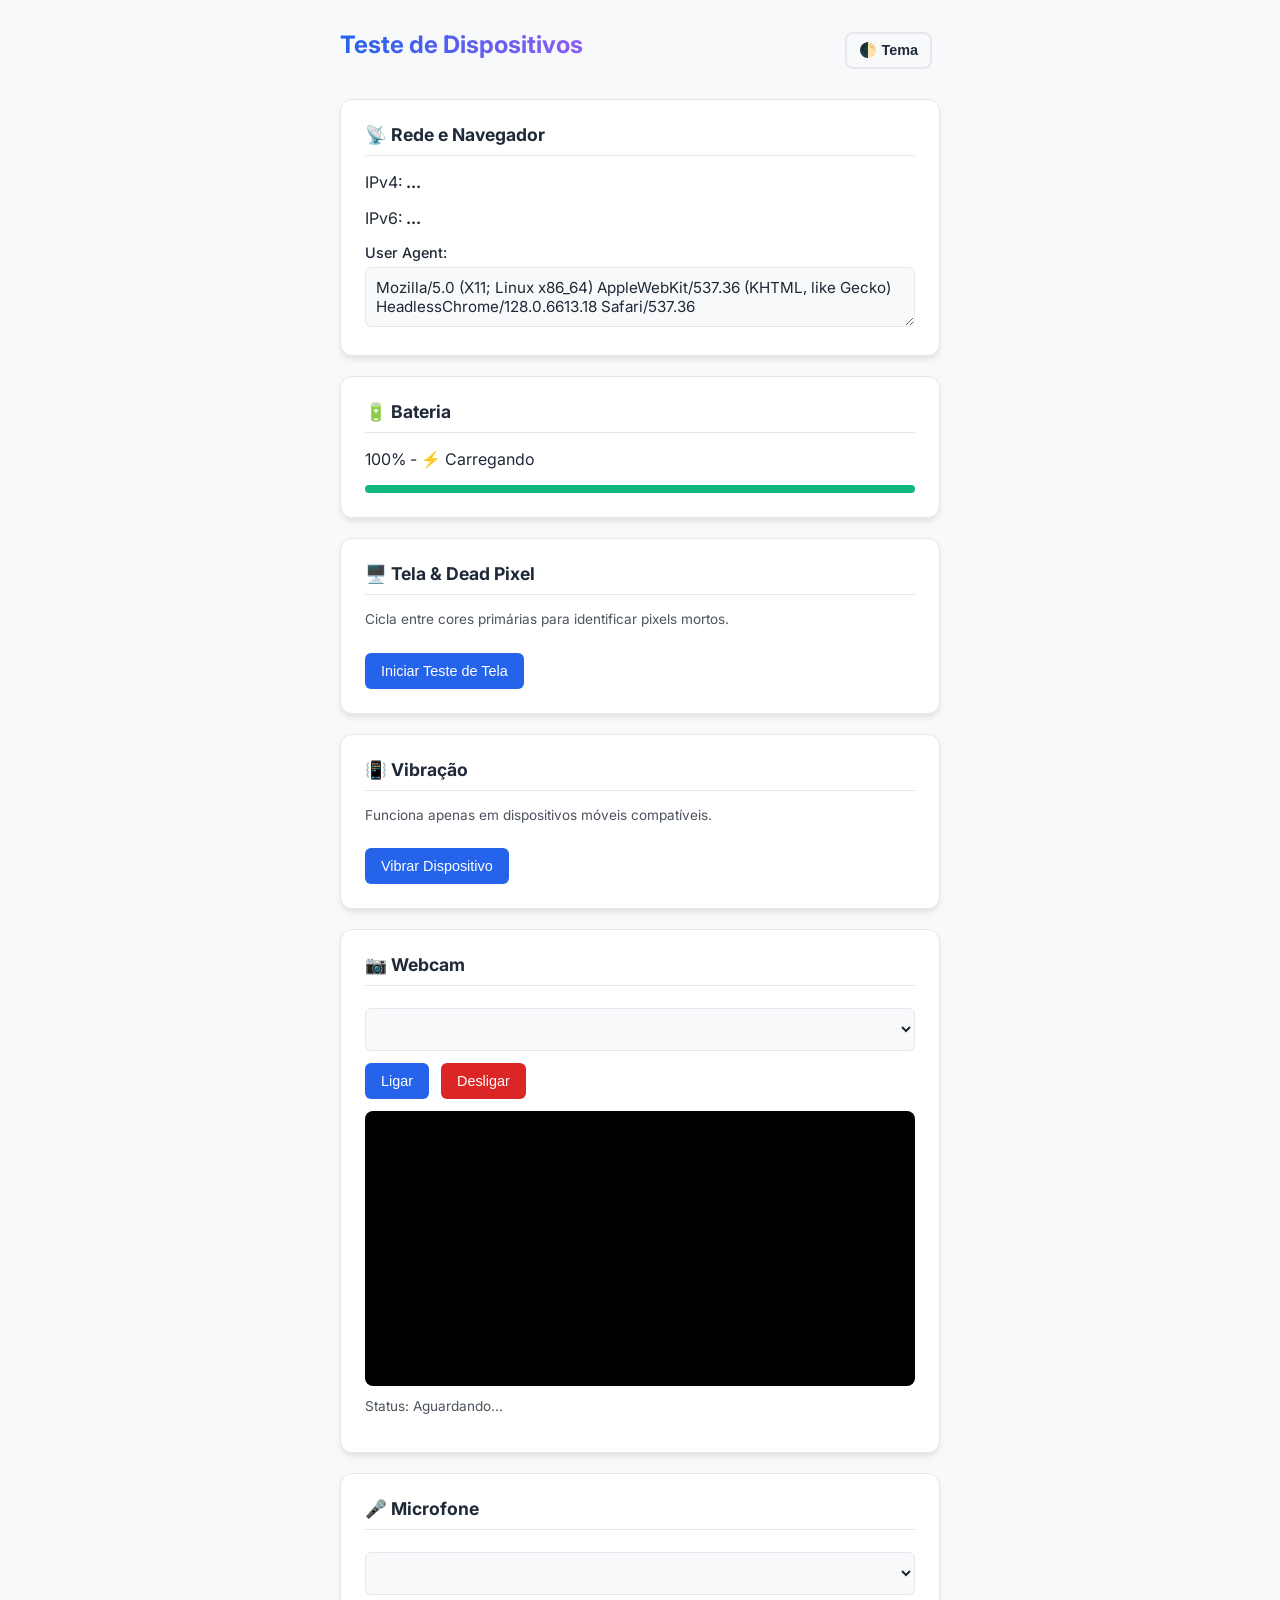
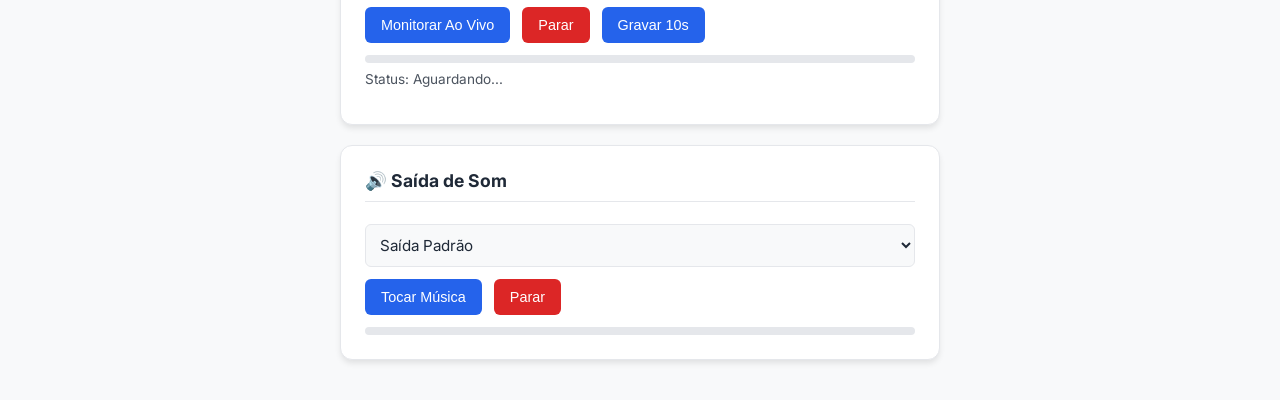
<file: index.html>
<!DOCTYPE html>
<html lang="pt-BR">

<head>
  <meta charset="UTF-8" />
  <title>Teste de Dispositivos Pro</title>
  <meta name="viewport" content="width=device-width, initial-scale=1" />
  <link rel="preconnect" href="https://fonts.googleapis.com">
  <link rel="preconnect" href="https://fonts.gstatic.com" crossorigin>
  <link href="https://fonts.googleapis.com/css2?family=Inter:wght@400;500;600;700&display=swap" rel="stylesheet">
  <style>
    :root {
      --bg-color: #f8f9fa;
      --text-color: #1f2937;
      --card-bg: #ffffff;
      --primary: #2563eb;
      --primary-hover: #1d4ed8;
      --danger: #dc2626;
      --danger-hover: #b91c1c;
      --border-color: #e5e7eb;
      --success: #10b981;
    }

    body.dark-mode {
      --bg-color: #111827;
      --text-color: #f9fafb;
      --card-bg: #1f2937;
      --primary: #3b82f6;
      --primary-hover: #60a5fa;
      --border-color: #374151;
    }

    body {
      font-family: 'Inter', sans-serif;
      margin: 0;
      padding: 20px;
      background-color: var(--bg-color);
      color: var(--text-color);
      transition: background-color 0.3s, color 0.3s;
    }

    .container {
      max-width: 600px;
      margin: 0 auto;
    }

    header {
      display: flex;
      justify-content: space-between;
      align-items: center;
      margin-bottom: 30px;
    }

    h1 {
      font-size: 1.5rem;
      font-weight: 700;
      margin: 0;
      background: linear-gradient(90deg, var(--primary), #8b5cf6);
      -webkit-background-clip: text;
      -webkit-text-fill-color: transparent;
    }

    .theme-toggle {
      background: none;
      border: 2px solid var(--border-color);
      color: var(--text-color);
      padding: 8px 12px;
      border-radius: 8px;
      cursor: pointer;
      font-weight: 600;
      transition: all 0.2s;
    }

    .theme-toggle:hover {
      background-color: var(--border-color);
    }

    .test-card {
      background-color: var(--card-bg);
      padding: 24px;
      margin-bottom: 20px;
      border-radius: 12px;
      box-shadow: 0 4px 6px -1px rgba(0, 0, 0, 0.1);
      border: 1px solid var(--border-color);
      transition: transform 0.2s;
    }

    .test-card:hover {
      transform: translateY(-2px);
    }

    h2 {
      font-size: 1.1rem;
      margin-top: 0;
      margin-bottom: 16px;
      border-bottom: 1px solid var(--border-color);
      padding-bottom: 10px;
    }

    label {
      font-weight: 500;
      display: block;
      margin-top: 12px;
      font-size: 0.9rem;
    }

    select,
    textarea {
      width: 100%;
      padding: 10px;
      box-sizing: border-box;
      margin-top: 6px;
      font-size: 0.95rem;
      border: 1px solid var(--border-color);
      border-radius: 6px;
      background-color: var(--bg-color);
      color: var(--text-color);
      font-family: inherit;
    }

    button {
      margin-top: 12px;
      margin-right: 8px;
      padding: 10px 16px;
      font-size: 0.9rem;
      font-weight: 500;
      border: none;
      border-radius: 6px;
      background-color: var(--primary);
      color: white;
      cursor: pointer;
      transition: background-color 0.2s;
    }

    button:hover {
      background-color: var(--primary-hover);
    }

    button.stop {
      background-color: var(--danger);
    }

    button.stop:hover {
      background-color: var(--danger-hover);
    }

    video {
      width: 100%;
      background: #000;
      border-radius: 8px;
      margin-top: 12px;
    }

    .bar-container {
      width: 100%;
      height: 8px;
      background: var(--border-color);
      border-radius: 4px;
      overflow: hidden;
      margin-top: 12px;
    }

    .bar-fill {
      height: 100%;
      background: var(--success);
      width: 0%;
      transition: width 0.1s linear;
    }

    #speaker-bar {
      background: #eab308;
    }

    .status-text {
      font-size: 0.85rem;
      color: var(--text-color);
      opacity: 0.8;
      margin-top: 8px;
    }

    /* Screen Test Overlay */
    #screen-overlay {
      position: fixed;
      top: 0;
      left: 0;
      width: 100%;
      height: 100%;
      display: none;
      z-index: 9999;
      cursor: crosshair;
    }

    #screen-instruction {
      position: absolute;
      top: 50%;
      left: 50%;
      transform: translate(-50%, -50%);
      background: rgba(0, 0, 0, 0.7);
      color: #fff;
      padding: 20px;
      border-radius: 8px;
      pointer-events: none;
      text-align: center;
    }
  </style>
</head>

<body>

  <div class="container">
    <header>
      <h1>Teste de Dispositivos</h1>
      <button class="theme-toggle" onclick="toggleTheme()">🌓 Tema</button>
    </header>

    <!-- Rede -->
    <div class="test-card">
      <h2>📡 Rede e Navegador</h2>
      <p>IPv4: <strong id="ipv4">...</strong> <span class="status-text" id="geo-ipv4"></span></p>
      <p class="status-text" id="isp-label-ipv4"></p>
      <p>IPv6: <strong id="ipv6">...</strong> <span class="status-text" id="geo-ipv6"></span></p>
      <p class="status-text" id="isp-label-ipv6"></p>
      <label>User Agent:</label>
      <textarea id="user-agent" rows="2" readonly></textarea>
    </div>

    <!-- Bateria -->
    <div class="test-card">
      <h2>🔋 Bateria</h2>
      <p id="battery-status">Detectando...</p>
      <div class="bar-container">
        <div id="battery-bar" class="bar-fill" style="background-color: var(--primary);"></div>
      </div>
    </div>

    <!-- Tela -->
    <div class="test-card">
      <h2>🖥️ Tela & Dead Pixel</h2>
      <p class="status-text">Cicla entre cores primárias para identificar pixels mortos.</p>
      <button onclick="startScreenTest()">Iniciar Teste de Tela</button>
    </div>

    <!-- Vibração -->
    <div class="test-card">
      <h2>📳 Vibração</h2>
      <p class="status-text">Funciona apenas em dispositivos móveis compatíveis.</p>
      <button onclick="testVibration()">Vibrar Dispositivo</button>
    </div>

    <!-- Webcam -->
    <div class="test-card">
      <h2>📷 Webcam</h2>
      <select id="webcam-select"></select>
      <div>
        <button onclick="startWebcam()">Ligar</button>
        <button onclick="stopWebcam()" class="stop">Desligar</button>
      </div>
      <video id="webcam" autoplay playsinline></video>
      <p id="webcam-status" class="status-text">Status: Aguardando...</p>
    </div>

    <!-- Microfone -->
    <div class="test-card">
      <h2>🎤 Microfone</h2>
      <select id="mic-select"></select>
      <div>
        <button onclick="startMic()">Monitorar Ao Vivo</button>
        <button onclick="stopMic()" class="stop">Parar</button>
        <button onclick="recordMicFor10s()">Gravar 10s</button>
      </div>
      <div class="bar-container">
        <div id="mic-bar" class="bar-fill"></div>
      </div>
      <p id="mic-status" class="status-text">Status: Aguardando...</p>
      <audio id="mic-playback" controls style="width: 100%; margin-top: 10px; display: none;"></audio>
    </div>

    <!-- Som -->
    <div class="test-card">
      <h2>🔊 Saída de Som</h2>
      <select id="spk-select"></select>
      <audio id="audio-test" src="test-sound.mp3" preload="auto"></audio>
      <div>
        <button id="playBtn" onclick="playSound()">Tocar Música</button>
        <button onclick="stopSound()" class="stop">Parar</button>
      </div>
      <div class="bar-container">
        <div id="speaker-bar" class="bar-fill" style="background-color: #f59e0b;"></div>
      </div>
    </div>

  </div>

  <!-- Overlay para teste de tela -->
  <div id="screen-overlay" onclick="nextScreenColor()">
    <div id="screen-instruction">Clique para trocar a cor. Escura para sair.</div>
  </div>

  <script>
    // Theme
    function toggleTheme() {
      document.body.classList.toggle('dark-mode');
    }

    // Populate UA
    document.getElementById("user-agent").value = navigator.userAgent;

    // Elements
    const webcamSelect = document.getElementById("webcam-select");
    const micSelect = document.getElementById("mic-select");
    const spkSelect = document.getElementById("spk-select");
    const video = document.getElementById("webcam");
    const micBar = document.getElementById("mic-bar");
    const speakerBar = document.getElementById("speaker-bar");
    const playBtn = document.getElementById("playBtn");
    const audio = document.getElementById("audio-test");
    const micPlayback = document.getElementById("mic-playback");

    // State
    let webcamStream = null;
    let micStream = null;
    let micAudioContext = null;
    let micWorkletNode = null;
    let speakerAudioContext = null;
    let speakerWorkletNode = null;
    let speakerSource = null;
    let micRecorder = null;
    let recordedChunks = [];
    let recordAudioContext = null;
    let recordWorkletNode = null;

    // WORKLET CODE
    function makeLevelWorkletURL() {
      const code = `
      class LevelMeterProcessor extends AudioWorkletProcessor {
        process(inputs) {
          const input = inputs[0];
          if (input && input.length > 0) {
            let maxAvg = 0;
            // Iterate over all channels (e.g. left, right)
            for (let c = 0; c < input.length; c++) {
              const ch = input[c];
              let sum = 0;
              for (let i = 0; i < ch.length; i++) sum += Math.abs(ch[i]);
              const avg = ch.length ? sum / ch.length : 0;
              if (avg > maxAvg) maxAvg = avg;
            }
            this.port.postMessage(maxAvg);
          }
          return true;
        }
      }
      registerProcessor('level-meter', LevelMeterProcessor);
    `;
      return URL.createObjectURL(new Blob([code], { type: 'application/javascript' }));
    }

    async function addLevelWorkletTo(ac) {
      const url = makeLevelWorkletURL();
      await ac.audioWorklet.addModule(url);
      URL.revokeObjectURL(url);
    }

    // Devices
    function listDevices() {
      navigator.mediaDevices.enumerateDevices().then(devices => {
        // Preserve selection if possible? For now simple rebuild
        webcamSelect.innerHTML = "";
        micSelect.innerHTML = "";
        spkSelect.innerHTML = "";

        devices.forEach(device => {
          const option = document.createElement("option");
          option.value = device.deviceId;
          option.text = device.label || "Dispositivo não identificado";
          if (device.kind === "videoinput") webcamSelect.appendChild(option.cloneNode(true));
          if (device.kind === "audioinput") micSelect.appendChild(option.cloneNode(true));
          if (device.kind === "audiooutput" && typeof spkSelect.setSinkId === "function")
            spkSelect.appendChild(option.cloneNode(true));
        });

        if (spkSelect.options.length === 0) {
          const option = document.createElement("option");
          option.value = "";
          option.text = "Saída Padrão";
          spkSelect.appendChild(option);
        }
      });
    }

    // Webcam
    function startWebcam() {
      stopWebcam();
      const deviceId = webcamSelect.value;
      const constraints = { video: { deviceId: deviceId ? { exact: deviceId } : undefined } };
      navigator.mediaDevices.getUserMedia(constraints)
        .then(stream => {
          webcamStream = stream;
          video.srcObject = stream;
          document.getElementById("webcam-status").textContent = "Webcam: Funcionando (OK)";
          document.getElementById("webcam-status").style.color = "var(--success)";
        })
        .catch((e) => {
          document.getElementById("webcam-status").textContent = "Erro: " + e.message;
          document.getElementById("webcam-status").style.color = "var(--danger)";
        });
    }
    function stopWebcam() {
      if (webcamStream) {
        webcamStream.getTracks().forEach(t => t.stop());
        video.srcObject = null;
        webcamStream = null;
        document.getElementById("webcam-status").textContent = "Status: Parado";
        document.getElementById("webcam-status").style.color = "var(--text-color)";
      }
    }

    // Mic
    async function startMic() {
      stopMic();
      const deviceId = micSelect.value;
      const constraints = { audio: deviceId ? { deviceId: { exact: deviceId } } : true };
      try {
        const stream = await navigator.mediaDevices.getUserMedia({ audio: constraints.audio });
        micStream = stream;
        micAudioContext = new (window.AudioContext || window.webkitAudioContext)();
        await addLevelWorkletTo(micAudioContext);
        const source = micAudioContext.createMediaStreamSource(stream);
        micWorkletNode = new AudioWorkletNode(micAudioContext, 'level-meter');
        micWorkletNode.port.onmessage = (e) => {
          const pct = Math.min(100, Math.round(e.data * 100));
          micBar.style.width = pct + "%";
          if (pct > 5) {
            const st = document.getElementById("mic-status");
            if (st.textContent !== "Capturando áudio...") {
              st.textContent = "Capturando áudio...";
              st.style.color = "var(--success)";
            }
          }
        };
        source.connect(micWorkletNode);
        document.getElementById("mic-status").textContent = "Iniciando captura...";
      } catch (e) {
        document.getElementById("mic-status").textContent = "Erro: " + e.message;
        document.getElementById("mic-status").style.color = "var(--danger)";
      }
    }

    function stopMic() {
      if (micWorkletNode) { try { micWorkletNode.disconnect(); } catch { } }
      if (micAudioContext) { try { micAudioContext.close(); } catch { } }
      if (micStream) { micStream.getTracks().forEach(t => t.stop()); }
      micWorkletNode = null;
      micAudioContext = null;
      micStream = null;
      micBar.style.width = "0%";
      const st = document.getElementById("mic-status");
      st.textContent = "Status: Parado";
      st.style.color = "var(--text-color)";
    }

    async function recordMicFor10s() {
      try {
        stopMic(); // ensure clean state
        const stream = await navigator.mediaDevices.getUserMedia({ audio: true });
        micRecorder = new MediaRecorder(stream);
        recordedChunks = [];

        recordAudioContext = new (window.AudioContext || window.webkitAudioContext)();
        await addLevelWorkletTo(recordAudioContext);
        const source = recordAudioContext.createMediaStreamSource(stream);
        recordWorkletNode = new AudioWorkletNode(recordAudioContext, 'level-meter');
        recordWorkletNode.port.onmessage = (e) => {
          const pct = Math.min(100, Math.round(e.data * 100));
          micBar.style.width = pct + "%";
        };
        source.connect(recordWorkletNode);

        micRecorder.ondataavailable = e => { if (e.data.size > 0) recordedChunks.push(e.data); };
        micRecorder.onstop = () => {
          try { recordWorkletNode.disconnect(); } catch { }
          try { recordAudioContext.close(); } catch { }
          micBar.style.width = "0%";

          const blob = new Blob(recordedChunks, { type: "audio/webm" });
          const url = URL.createObjectURL(blob);
          micPlayback.src = url;
          micPlayback.style.display = "block";
          micPlayback.play();
        };
        micRecorder.start();

        let remaining = 10;
        const status = document.getElementById("mic-status");
        status.style.color = "var(--primary)";
        status.textContent = `Gravando... ${remaining}s`;

        const countdown = setInterval(() => {
          remaining--;
          if (remaining > 0) status.textContent = `Gravando... ${remaining}s`;
        }, 1000);

        setTimeout(() => {
          clearInterval(countdown);
          micRecorder.stop();
          stream.getTracks().forEach(t => t.stop());
          status.textContent = "Reproduzindo gravação...";
          status.style.color = "var(--text-color)";
        }, 10000);
      } catch (err) {
        document.getElementById("mic-status").textContent = "Erro: " + err;
      }
    }

    // Speaker
    async function setupSpeakerAnalyzer() {
      if (!speakerAudioContext) {
        speakerAudioContext = new (window.AudioContext || window.webkitAudioContext)();
        await addLevelWorkletTo(speakerAudioContext);
        speakerSource = speakerAudioContext.createMediaElementSource(audio);
        speakerWorkletNode = new AudioWorkletNode(speakerAudioContext, 'level-meter');
        speakerWorkletNode.port.onmessage = (e) => {
          const level = Math.min(100, Math.round(e.data * 100));
          speakerBar.style.width = level + "%";
        };
        speakerSource.connect(speakerWorkletNode);
        speakerSource.connect(speakerAudioContext.destination);
      }
    }

    function playSound() {
      playBtn.disabled = true;
      setupSpeakerAnalyzer().then(() => {
        if (speakerAudioContext.state === "suspended") {
          speakerAudioContext.resume().then(startPlayback).catch(startPlayback);
        } else {
          startPlayback();
        }
      });
      function startPlayback() {
        const outputId = spkSelect.value;
        playBtn.disabled = false;
        if (typeof audio.setSinkId === "function" && outputId) {
          audio.setSinkId(outputId).then(() => audio.play()).catch(() => audio.play());
        } else {
          audio.play();
        }
      }
    }

    function stopSound() {
      audio.pause();
      audio.currentTime = 0;
      speakerBar.style.width = "0%";
      if (speakerAudioContext && speakerAudioContext.state !== "closed") {
        speakerAudioContext.suspend();
      }
    }

    // IPs
    function getIPv4AndISP() {
      fetch("https://ipwhois.app/json/?lang=pt")
        .then(res => res.json())
        .then(data => {
          document.getElementById("ipv4").textContent = data.ip || "Indisponível";
          const geo = [data.city, data.region, data.country].filter(Boolean);
          document.getElementById("geo-ipv4").textContent = geo.length ? "(" + geo.join(", ") + ")" : "";
          document.getElementById("isp-label-ipv4").textContent = data.isp ? "ISP: " + decodeURIComponent(escape(data.isp)) : "";
        })
        .catch(() => { });
    }
    function getIPv6AndISP() {
      fetch("https://api64.ipify.org?format=json")
        .then(res => res.json())
        .then(ip => {
          if (ip.ip && ip.ip.includes(":")) {
            document.getElementById("ipv6").textContent = ip.ip;
            return fetch(`https://ipwhois.app/json/${ip.ip}?lang=pt`);
          } else {
            document.getElementById("ipv6").textContent = "Não detectado";
          }
        })
        .then(res => res.json())
        .then(data => {
          if (!data) return;
          const geo = [data.city, data.region, data.country].filter(Boolean);
          document.getElementById("geo-ipv6").textContent = geo.length ? "(" + geo.join(", ") + ")" : "";
          document.getElementById("isp-label-ipv6").textContent = data.isp ? "ISP: " + decodeURIComponent(escape(data.isp)) : "";
        })
        .catch(() => { });
    }

    // NEW FEATURES

    // Battery
    if (navigator.getBattery) {
      navigator.getBattery().then(battery => {
        function updateBattery() {
          const level = Math.round(battery.level * 100);
          const charging = battery.charging ? "⚡ Carregando" : "Desconectado";
          document.getElementById("battery-status").textContent = `${level}% - ${charging}`;
          document.getElementById("battery-bar").style.width = level + "%";

          if (battery.charging) document.getElementById("battery-bar").style.background = "var(--success)";
          else if (level < 20) document.getElementById("battery-bar").style.background = "var(--danger)";
          else document.getElementById("battery-bar").style.background = "var(--primary)";
        }
        battery.addEventListener('levelchange', updateBattery);
        battery.addEventListener('chargingchange', updateBattery);
        updateBattery();
      });
    } else {
      document.getElementById("battery-status").textContent = "API de Bateria não suportada neste navegador.";
      document.getElementById("battery-bar").style.width = "0%";
    }

    // Vibration
    function testVibration() {
      if (navigator.vibrate) {
        navigator.vibrate([200, 100, 200]); // Vibrate twice
      } else {
        alert("Seu dispositivo não suporta vibração via API web.");
      }
    }

    // Screen
    let screenColorIndex = 0;
    const colors = ["#FF0000", "#00FF00", "#0000FF", "#FFFFFF", "#000000"];
    function startScreenTest() {
      const overlay = document.getElementById("screen-overlay");
      overlay.style.display = "block";
      document.documentElement.requestFullscreen().catch(() => { });
      screenColorIndex = -1;
      nextScreenColor();
    }
    function nextScreenColor() {
      screenColorIndex++;
      const overlay = document.getElementById("screen-overlay");
      if (screenColorIndex >= colors.length) {
        // Exit
        overlay.style.display = "none";
        if (document.fullscreenElement) document.exitFullscreen();
      } else {
        overlay.style.backgroundColor = colors[screenColorIndex];
        // Hide instruction after first click for clean view
        if (screenColorIndex > 0) document.getElementById("screen-instruction").style.display = "none";
        else document.getElementById("screen-instruction").style.display = "block";
      }
    }

    // On Load
    window.onload = () => {
      navigator.mediaDevices.getUserMedia({ audio: true }).then(s => {
        s.getTracks().forEach(t => t.stop());
        listDevices();
      }).catch(() => listDevices());
      getIPv4AndISP();
      getIPv6AndISP();
    };
    navigator.mediaDevices.addEventListener("devicechange", listDevices);
    audio.addEventListener("ended", () => {
      speakerBar.style.width = "0%";
    });
  </script>
</body>

</html>
</file>
